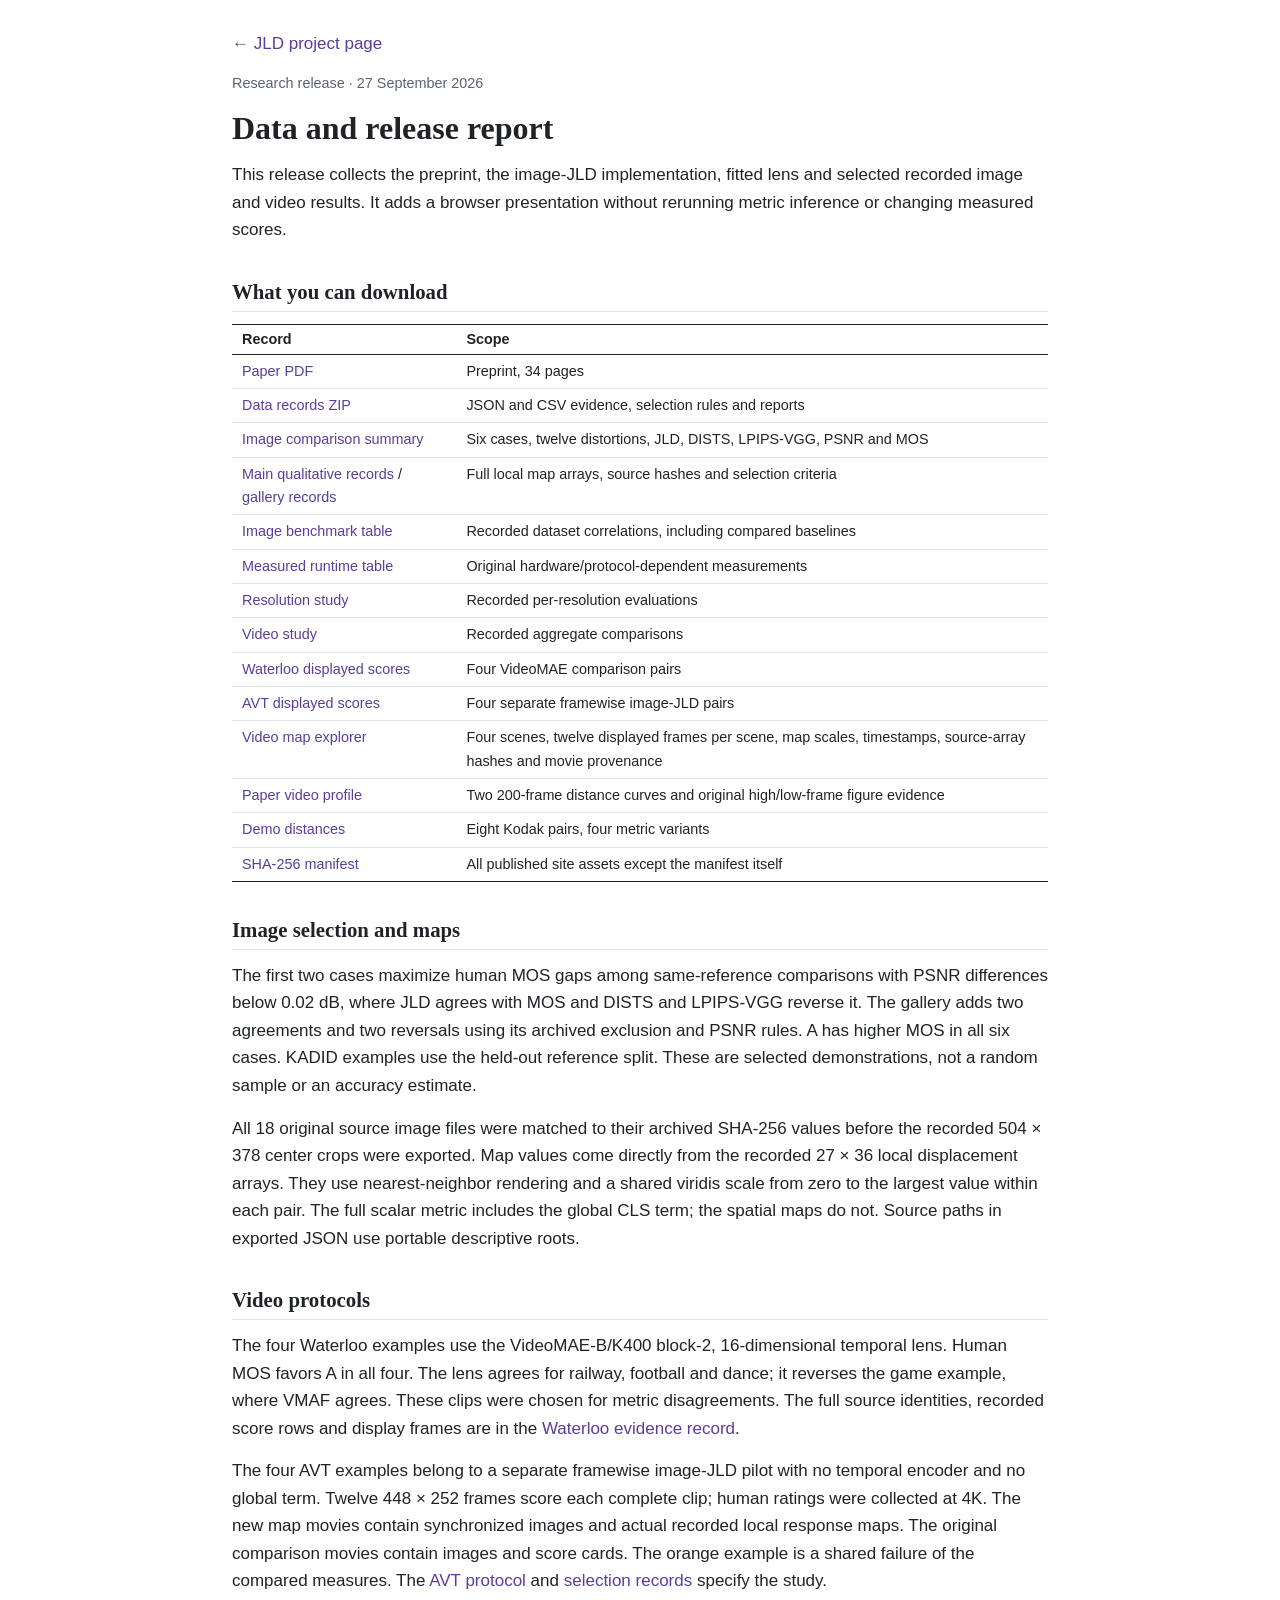
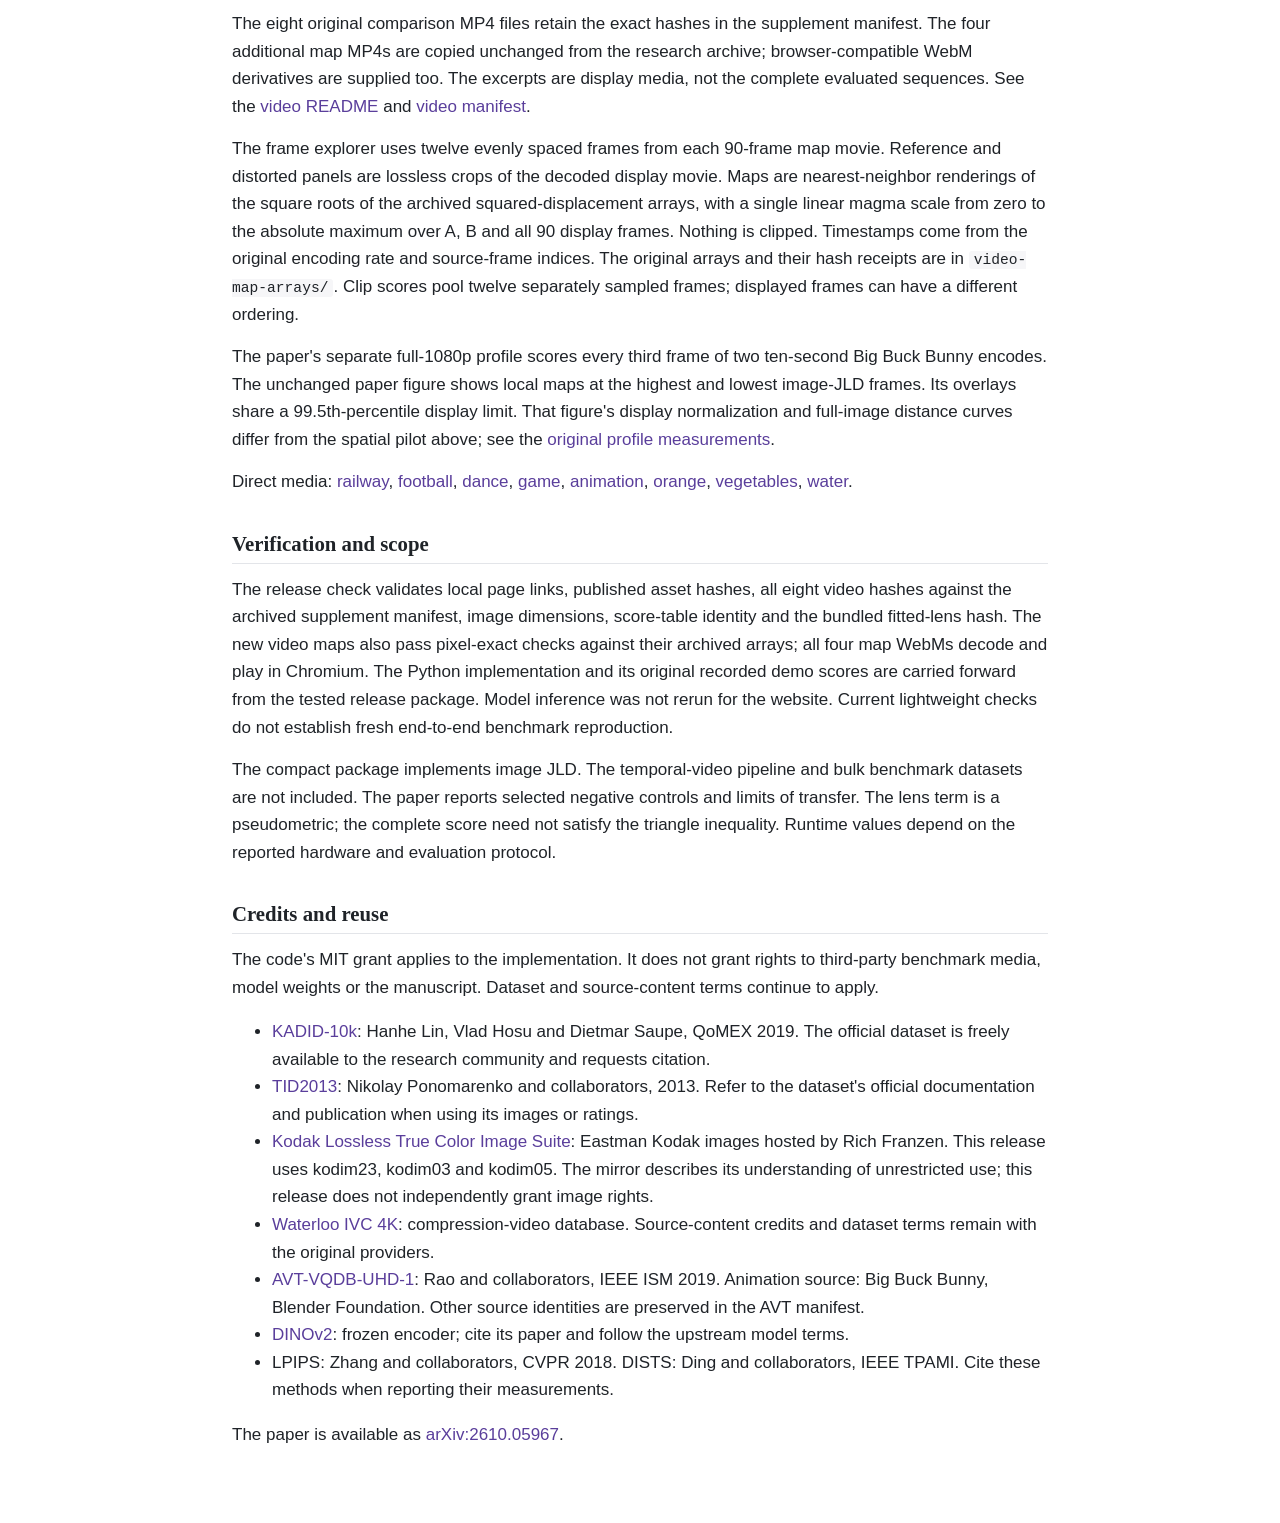
<file: docs/data/report.html>
<!doctype html>
<html lang="en">
<head>
  <meta charset="utf-8">
  <meta name="viewport" content="width=device-width,initial-scale=1">
  <title>JLD · Data and release report</title>
  <link rel="stylesheet" href="../style.css">
  <link rel="icon" href="../assets/logo.svg">
</head>
<body>
<main class="report">
  <a href="../">← JLD project page</a>
  <p class="eyebrow">Research release · 27 September 2026</p>
  <h1>Data and release report</h1>
  <p>This release collects the preprint, the image-JLD implementation,
  fitted lens and selected recorded image and video results. It adds a browser
  presentation without rerunning metric inference or changing measured scores.</p>

  <h2>What you can download</h2>
  <table>
    <thead><tr><th>Record</th><th>Scope</th></tr></thead>
    <tbody>
      <tr><td><a href="https://arxiv.org/pdf/2610.05967">Paper PDF</a></td><td>Preprint, 34 pages</td></tr>
      <tr><td><a href="../downloads/data-records.zip">Data records ZIP</a></td><td>JSON and CSV evidence, selection rules and reports</td></tr>
      <tr><td><a href="comparisons.json">Image comparison summary</a></td><td>Six cases, twelve distortions, JLD, DISTS, LPIPS-VGG, PSNR and MOS</td></tr>
      <tr><td><a href="fig4_qual_numbers.json">Main qualitative records</a> / <a href="fig9_gallery_numbers.json">gallery records</a></td><td>Full local map arrays, source hashes and selection criteria</td></tr>
      <tr><td><a href="table_main_v2.csv">Image benchmark table</a></td><td>Recorded dataset correlations, including compared baselines</td></tr>
      <tr><td><a href="cost.csv">Measured runtime table</a></td><td>Original hardware/protocol-dependent measurements</td></tr>
      <tr><td><a href="scorecard_resolution.csv">Resolution study</a></td><td>Recorded per-resolution evaluations</td></tr>
      <tr><td><a href="video2_summary.csv">Video study</a></td><td>Recorded aggregate comparisons</td></tr>
      <tr><td><a href="waterloo.json">Waterloo displayed scores</a></td><td>Four VideoMAE comparison pairs</td></tr>
      <tr><td><a href="avt.json">AVT displayed scores</a></td><td>Four separate framewise image-JLD pairs</td></tr>
      <tr><td><a href="video-maps.json">Video map explorer</a></td><td>Four scenes, twelve displayed frames per scene, map scales, timestamps, source-array hashes and movie provenance</td></tr>
      <tr><td><a href="video-profile.json">Paper video profile</a></td><td>Two 200-frame distance curves and original high/low-frame figure evidence</td></tr>
      <tr><td><a href="example-scores.json">Demo distances</a></td><td>Eight Kodak pairs, four metric variants</td></tr>
      <tr><td><a href="manifest.json">SHA-256 manifest</a></td><td>All published site assets except the manifest itself</td></tr>
    </tbody>
  </table>

  <h2>Image selection and maps</h2>
  <p>The first two cases maximize human MOS gaps among same-reference comparisons
  with PSNR differences below 0.02 dB, where JLD agrees with MOS and DISTS and
  LPIPS-VGG reverse it. The gallery adds two agreements and two reversals using
  its archived exclusion and PSNR rules. A has higher MOS in all six cases.
  KADID examples use the held-out reference split. These are selected
  demonstrations, not a random sample or an accuracy estimate.</p>
  <p>All 18 original source image files were matched to their archived SHA-256
  values before the recorded 504 × 378 center crops were exported. Map values
  come directly from the recorded 27 × 36 local displacement arrays. They use
  nearest-neighbor rendering and a shared viridis scale from zero to the
  largest value within each pair. The full scalar metric includes the global
  CLS term; the spatial maps do not. Source paths in exported JSON use portable
  descriptive roots.</p>

  <h2>Video protocols</h2>
  <p>The four Waterloo examples use the VideoMAE-B/K400 block-2, 16-dimensional
  temporal lens. Human MOS favors A in all four. The lens agrees for railway,
  football and dance; it reverses the game example, where VMAF agrees. These
  clips were chosen for metric disagreements. The full source identities,
  recorded score rows and display frames are in the
  <a href="video/waterloo_figure_evidence.json">Waterloo evidence record</a>.</p>
  <p>The four AVT examples belong to a separate framewise image-JLD pilot with
  no temporal encoder and no global term. Twelve 448 × 252 frames score each
  complete clip; human ratings were collected at 4K. The new map movies contain
  synchronized images and actual recorded local response maps. The original
  comparison movies contain images and score cards. The orange example is
  a shared failure of the compared measures. The
  <a href="video/avt_protocol.json">AVT protocol</a> and
  <a href="video/avt_selected_pairs.json">selection records</a> specify the study.</p>
  <p>The eight original comparison MP4 files retain the exact hashes in the
  supplement manifest. The four additional map MP4s are copied unchanged from
  the research archive; browser-compatible WebM derivatives are supplied too.
  The excerpts are display
  media, not the complete evaluated sequences. See the
  <a href="VIDEO_README.md">video README</a> and
  <a href="video_manifest.json">video manifest</a>.</p>
  <p>The frame explorer uses twelve evenly spaced frames from each 90-frame map
  movie. Reference and distorted panels are lossless crops of the decoded
  display movie. Maps are nearest-neighbor renderings of the square roots of
  the archived squared-displacement arrays, with a single linear magma scale
  from zero to the absolute maximum over A, B and all 90 display frames.
  Nothing is clipped. Timestamps come from the original encoding rate and
  source-frame indices. The original arrays and their hash receipts are in
  <code>video-map-arrays/</code>. Clip scores pool twelve separately sampled
  frames; displayed frames can have a different ordering.</p>
  <p>The paper's separate full-1080p profile scores every third frame of two
  ten-second Big Buck Bunny encodes. The unchanged paper figure shows local
  maps at the highest and lowest image-JLD frames. Its overlays share a
  99.5th-percentile display limit. That figure's display normalization and
  full-image distance curves differ from the spatial pilot above; see the
  <a href="video-profile.json">original profile measurements</a>.</p>
  <p>Direct media:
    <a href="../assets/videos/waterloo-14.mp4">railway</a>,
    <a href="../assets/videos/waterloo-08.mp4">football</a>,
    <a href="../assets/videos/waterloo-16.mp4">dance</a>,
    <a href="../assets/videos/waterloo-11.mp4">game</a>,
    <a href="../assets/videos/avt-bigbuck_bunny_8bit.mp4">animation</a>,
    <a href="../assets/videos/avt-cutting_orange_tuil.mp4">orange</a>,
    <a href="../assets/videos/avt-vegetables_tuil.mp4">vegetables</a>,
    <a href="../assets/videos/avt-water_netflix.mp4">water</a>.
  </p>

  <h2>Verification and scope</h2>
  <p>The release check validates local page links, published asset hashes,
  all eight video hashes against the archived supplement manifest, image
  dimensions, score-table identity and the bundled fitted-lens hash. The
  new video maps also pass pixel-exact checks against their archived arrays;
  all four map WebMs decode and play in Chromium. The
  Python implementation and its original recorded demo scores are carried
  forward from the tested release package. Model inference was not rerun
  for the website. Current lightweight checks do not establish fresh
  end-to-end benchmark reproduction.</p>
  <p>The compact package implements image JLD. The temporal-video pipeline and
  bulk benchmark datasets are not included. The paper reports selected
  negative controls and limits of transfer. The lens term is a pseudometric;
  the complete score need not satisfy the triangle inequality. Runtime values
  depend on the reported hardware and evaluation protocol.</p>

  <h2 id="credits">Credits and reuse</h2>
  <p>The code's MIT grant applies to the implementation. It does not grant
  rights to third-party benchmark media, model weights or the manuscript.
  Dataset and source-content terms continue to apply.</p>
  <ul>
    <li><a href="https://database.mmsp-kn.de/kadid-10k-database.html">KADID-10k</a>:
    Hanhe Lin, Vlad Hosu and Dietmar Saupe, QoMEX 2019. The official dataset
    is freely available to the research community and requests citation.</li>
    <li><a href="https://www.ponomarenko.info/tid2013.htm">TID2013</a>:
    Nikolay Ponomarenko and collaborators, 2013. Refer to the dataset's
    official documentation and publication when using its images or ratings.</li>
    <li><a href="https://r0k.us/graphics/kodak/">Kodak Lossless True Color Image Suite</a>:
    Eastman Kodak images hosted by Rich Franzen. This release uses kodim23,
    kodim03 and kodim05. The mirror describes its understanding of unrestricted
    use; this release does not independently grant image rights.</li>
    <li><a href="https://ivc.uwaterloo.ca/database/Waterloo_IVC_4K/">Waterloo IVC 4K</a>:
    compression-video database. Source-content credits and dataset terms remain
    with the original providers.</li>
    <li><a href="https://github.com/Telecommunication-Telemedia-Assessment/AVT-VQDB-UHD-1">AVT-VQDB-UHD-1</a>:
    Rao and collaborators, IEEE ISM 2019. Animation source: Big Buck Bunny,
    Blender Foundation. Other source identities are preserved in the AVT manifest.</li>
    <li><a href="https://github.com/facebookresearch/dinov2">DINOv2</a>:
    frozen encoder; cite its paper and follow the upstream model terms.</li>
    <li>LPIPS: Zhang and collaborators, CVPR 2018. DISTS: Ding and collaborators,
    IEEE TPAMI. Cite these methods when reporting their measurements.</li>
  </ul>
  <p>The paper is available as <a href="https://arxiv.org/abs/2610.05967">arXiv:2610.05967</a>.</p>
</main>
</body>
</html>
</file>
<file: docs/style.css>
/* JLD project site. One column, one accent colour, no motion. */
:root {
  --text: #1f2328;
  --muted: #5c6470;
  --faint: #8a919c;
  --rule: #e3e5e9;
  --wash: #f6f6f8;
  --accent: #5a3e9b;
  --accent-wash: #f1edf8;
  --warn: #a0522d;
  --sans: -apple-system, BlinkMacSystemFont, "Segoe UI", "Helvetica Neue", Helvetica, Arial, sans-serif;
  --serif: Charter, "Bitstream Charter", "Iowan Old Style", "Palatino Linotype", Georgia, serif;
  --mono: ui-monospace, SFMono-Regular, Menlo, Consolas, "Liberation Mono", monospace;
  --column: 940px;
}
* { box-sizing: border-box; }
html { -webkit-text-size-adjust: 100%; }
body {
  margin: 0;
  background: #fff;
  color: var(--text);
  font: 17px/1.62 var(--sans);
}
img, video { max-width: 100%; height: auto; display: block; }
a { color: var(--accent); text-decoration: none; }
a:hover { text-decoration: underline; }
a:focus-visible, button:focus-visible, input:focus-visible, summary:focus-visible {
  outline: 2px solid var(--accent); outline-offset: 2px;
}
.skip { position: absolute; left: -9999px; }
.skip:focus { left: 12px; top: 12px; background: #fff; padding: 6px 10px; z-index: 10; }

.wrap { max-width: var(--column); margin: 0 auto; padding: 0 22px; }

/* ---------- title block ---------- */
.titleblock { text-align: center; padding: 64px 0 28px; }
.titleblock h1 {
  font: 600 2.35rem/1.2 var(--serif);
  letter-spacing: -0.01em;
  margin: 0 auto 22px;
  max-width: 20em;
  text-wrap: balance;
}
.authors { margin: 0 0 8px; font-size: 1.08rem; line-height: 1.9; }
.authors span { white-space: nowrap; margin: 0 9px; }
.authors sup, .affiliations sup { font-size: 0.68em; color: var(--muted); }
.affiliations { margin: 0 0 10px; color: var(--muted); font-size: 0.98rem; }
.affiliations span { white-space: nowrap; margin: 0 9px; }
.venue { margin: 0 0 22px; color: var(--muted); font-size: 0.98rem; }
.buttons { display: flex; flex-wrap: wrap; justify-content: center; gap: 10px; margin: 0; padding: 0; list-style: none; }
.buttons a, .buttons span {
  display: inline-block;
  padding: 7px 18px;
  border: 1px solid var(--text);
  border-radius: 999px;
  background: var(--text);
  color: #fff;
  font-size: 0.95rem;
  line-height: 1.5;
}
.buttons a:hover { background: var(--accent); border-color: var(--accent); text-decoration: none; }
.buttons span { background: #fff; color: var(--faint); border-color: var(--rule); cursor: default; }
.buttons small { font-size: 0.82em; }

/* ---------- sections ---------- */
section { padding: 30px 0 14px; }
section > h2, .post h2 {
  font: 600 1.5rem/1.3 var(--serif);
  margin: 0 0 16px;
  padding-bottom: 8px;
  border-bottom: 1px solid var(--rule);
}
h3 { font: 600 1.08rem/1.4 var(--sans); margin: 30px 0 8px; }
p { margin: 0 0 15px; }
.abstract p { text-align: justify; hyphens: auto; }

figure { margin: 24px 0 26px; }
figure img { margin: 0 auto; }
figcaption, .note {
  color: var(--muted);
  font-size: 0.9rem;
  line-height: 1.55;
  margin-top: 10px;
}
figcaption b, .note b { color: var(--text); font-weight: 600; }
.note { margin: 12px 0 0; }

.equation { overflow-x: auto; overflow-y: hidden; margin: 6px 0 16px; padding: 2px 0; }
.katex { font-size: 1.04em; }

code, pre { font-family: var(--mono); font-size: 0.86em; }
code { background: var(--wash); padding: 1px 5px; border-radius: 3px; }
pre {
  background: var(--wash);
  border: 1px solid var(--rule);
  border-radius: 4px;
  padding: 14px 16px;
  overflow-x: auto;
  line-height: 1.55;
  margin: 0 0 16px;
}
pre code { background: none; padding: 0; font-size: 1em; }
.bibtex { position: relative; }
.bibtex pre { font-size: 0.8em; }
.copy {
  position: absolute; top: 8px; right: 8px;
  font: inherit; font-size: 0.8rem;
  padding: 3px 10px; border: 1px solid var(--rule); border-radius: 4px;
  background: #fff; color: var(--muted); cursor: pointer;
}
.copy:hover { color: var(--accent); border-color: var(--accent); }

/* ---------- headline numbers ---------- */
.numbers {
  display: grid; grid-template-columns: repeat(4, 1fr); gap: 0;
  margin: 8px 0 22px; padding: 0; list-style: none;
  border-top: 1px solid var(--rule); border-bottom: 1px solid var(--rule);
}
.numbers li { padding: 14px 14px 12px; border-left: 1px solid var(--rule); }
.numbers li:first-child { border-left: 0; padding-left: 0; }
.numbers strong { display: block; font: 600 1.55rem/1.2 var(--serif); color: var(--accent); }
.numbers span { display: block; color: var(--muted); font-size: 0.86rem; line-height: 1.4; margin-top: 4px; }

/* ---------- tables ---------- */
.tablewrap { overflow-x: auto; margin: 18px 0 8px; }
table { border-collapse: collapse; width: 100%; font-size: 0.9rem; font-variant-numeric: tabular-nums; }
th, td { padding: 5px 10px; text-align: right; white-space: nowrap; }
th:first-child, td:first-child { text-align: left; }
thead th { font-weight: 600; border-top: 1.5px solid var(--text); border-bottom: 1px solid var(--text); vertical-align: bottom; line-height: 1.3; }
thead th small { display: block; font-weight: 400; color: var(--muted); }
tbody tr:last-child td { border-bottom: 1.5px solid var(--text); }
tr.group td { text-align: left; font-weight: 600; font-size: 0.84rem; color: var(--muted); padding-top: 10px; border-top: 1px solid var(--rule); }
tr.ours td { background: var(--accent-wash); }
td.best { font-weight: 700; }
td.second { text-decoration: underline; text-underline-offset: 3px; }
table.plain td, table.plain th { white-space: normal; text-align: left; vertical-align: top; }
table.plain td.num, table.plain th.num { text-align: right; white-space: nowrap; }

/* ---------- interactive viewers ---------- */
.tabs { display: flex; flex-wrap: wrap; gap: 6px; margin: 16px 0 14px; }
.tabs button, .control {
  font: inherit; font-size: 0.88rem; line-height: 1.4;
  padding: 5px 13px; border: 1px solid var(--rule); border-radius: 999px;
  background: #fff; color: var(--text); cursor: pointer;
}
.tabs button:hover, .control:hover { border-color: var(--accent); color: var(--accent); }
.tabs button[aria-selected="true"], .tabs button[aria-pressed="true"] {
  background: var(--accent); border-color: var(--accent); color: #fff;
}
.viewer { border: 1px solid var(--rule); border-radius: 6px; padding: 18px; }
.viewer-head { display: flex; flex-wrap: wrap; align-items: baseline; justify-content: space-between; gap: 8px 18px; margin-bottom: 14px; }
.viewer-head h3 { margin: 0; font-size: 1rem; }
.verdict { font-size: 0.88rem; color: var(--muted); font-weight: 400; }
.verdict.miss { color: var(--warn); }
.check { font-size: 0.88rem; color: var(--muted); display: inline-flex; align-items: center; gap: 6px; cursor: pointer; }
.check input { accent-color: var(--accent); }
.panels { display: grid; grid-template-columns: repeat(3, 1fr); gap: 12px; }
.panel p { margin: 0 0 5px; font-size: 0.82rem; color: var(--muted); line-height: 1.35; min-height: 1.35em; }
.panel p b { color: var(--text); font-weight: 600; }
.panel img { width: 100%; border: 1px solid var(--rule); }
.panel .map { display: block; margin-top: 8px; background-size: 100% 100%; }
.panel .map img { image-rendering: pixelated; }
.panel .map.overlay img { opacity: 0.65; }
.panels .panel.legend { grid-column: 1; grid-row: 1; align-self: end; font-size: 0.82rem; color: var(--muted); line-height: 1.45; }
.panels .panel.ref { grid-column: 1; grid-row: 1; align-self: start; }
.panel.legend p { margin-bottom: 8px; }
.colorbar { display: flex; align-items: center; gap: 8px; font-variant-numeric: tabular-nums; }
.colorbar i { flex: 1; height: 10px; border: 1px solid var(--rule);
  background: linear-gradient(90deg, #440154, #3b528b, #21918c, #5ec962, #fde725); }
.colorbar.magma i { background: linear-gradient(90deg, #000004, #3b0f70, #8c2981, #de4968, #fe9f6d, #fcfdbf); }
.viewer .tablewrap { margin-top: 16px; }
.viewer table { font-size: 0.86rem; }
.frame-controls { display: flex; flex-wrap: wrap; align-items: center; gap: 10px 14px; margin-bottom: 14px; }
.frame-controls input[type=range] { flex: 1; min-width: 150px; accent-color: var(--accent); }
.frame-controls output { font-size: 0.86rem; color: var(--muted); font-variant-numeric: tabular-nums; min-width: 9.5em; text-align: right; }
details { margin: 14px 0 0; }
summary { cursor: pointer; color: var(--accent); font-size: 0.92rem; }
details video { margin-top: 12px; width: 100%; border: 1px solid var(--rule); }

.video-grid { display: grid; grid-template-columns: repeat(2, 1fr); gap: 22px; margin-top: 18px; }
.video-card video { width: 100%; background: #000; }
.video-card h3 { margin: 10px 0 6px; font-size: 0.98rem; display: flex; justify-content: space-between; align-items: baseline; gap: 10px; }
.video-card table { font-size: 0.84rem; }

/* ---------- footer ---------- */
footer { margin-top: 44px; border-top: 1px solid var(--rule); padding: 22px 0 46px; color: var(--muted); font-size: 0.88rem; }
footer p { margin: 0 0 8px; }

/* ---------- blog post ---------- */
.post { max-width: 760px; margin: 0 auto; padding: 0 22px; }
.post-nav { padding: 22px 0 0; font-size: 0.92rem; }
.post-header { padding: 34px 0 6px; }
.post-header h1 { text-wrap: balance; font: 600 2.15rem/1.2 var(--serif); letter-spacing: -0.01em; margin: 0 0 12px; }
.post-header .subtitle { color: var(--muted); font-style: italic; margin: 0 0 16px; }
.post-meta { color: var(--muted); font-size: 0.9rem; border-top: 1px solid var(--rule); border-bottom: 1px solid var(--rule); padding: 10px 0; margin: 0; }
.post-meta p { margin: 0; }
.summary { color: var(--muted); font-style: italic; margin: 26px 0 8px; padding-left: 16px; border-left: 2px solid var(--rule); }
.summary b { font-style: normal; color: var(--text); font-weight: 600; }
.post h2 { margin-top: 38px; }
.post article { font-size: 1.04rem; line-height: 1.7; }
.post figure.wide { margin-left: -80px; margin-right: -80px; }
.post ul { padding-left: 1.2em; margin: 0 0 15px; }
.post li { margin-bottom: 6px; }

/* ---------- data report ---------- */
.report { max-width: 860px; margin: 0 auto; padding: 30px 22px 60px; }
.report h1 { font: 600 2rem/1.2 var(--serif); margin: 14px 0 14px; }
.report h2 { font: 600 1.3rem/1.3 var(--serif); margin: 34px 0 12px; padding-bottom: 6px; border-bottom: 1px solid var(--rule); }
.report table td, .report table th { white-space: normal; text-align: left; vertical-align: top; }
.report tbody td { border-bottom: 1px solid var(--rule); }
.eyebrow { color: var(--muted); font-size: 0.9rem; margin: 14px 0 0; }

/* ---------- small screens ---------- */
@media (max-width: 960px) {
  .post figure.wide { margin-left: 0; margin-right: 0; }
}
@media (max-width: 720px) {
  body { font-size: 16px; }
  .wrap, .post { padding: 0 16px; }
  .titleblock { padding-top: 38px; }
  .titleblock h1 { font-size: 1.72rem; }
  .post-header h1 { font-size: 1.7rem; }
  .authors span, .affiliations span { margin: 0 6px; }
  .abstract p { text-align: left; }
  .numbers { grid-template-columns: repeat(2, 1fr); }
  .numbers li:nth-child(odd) { border-left: 0; padding-left: 0; }
  .numbers li:nth-child(n+3) { border-top: 1px solid var(--rule); }
  .viewer { padding: 12px; }
  .panels { grid-template-columns: repeat(2, 1fr); gap: 8px; }
  .panels .panel.ref { grid-column: 1 / -1; grid-row: auto; width: 62%; margin: 0 auto; }
  .panels .panel.legend { grid-column: 1 / -1; grid-row: auto; order: 9; }
  .video-grid { grid-template-columns: 1fr; }
  th, td { padding: 5px 7px; }
}
@media print {
  .buttons, .tabs, .copy, .frame-controls { display: none; }
}
</file>
